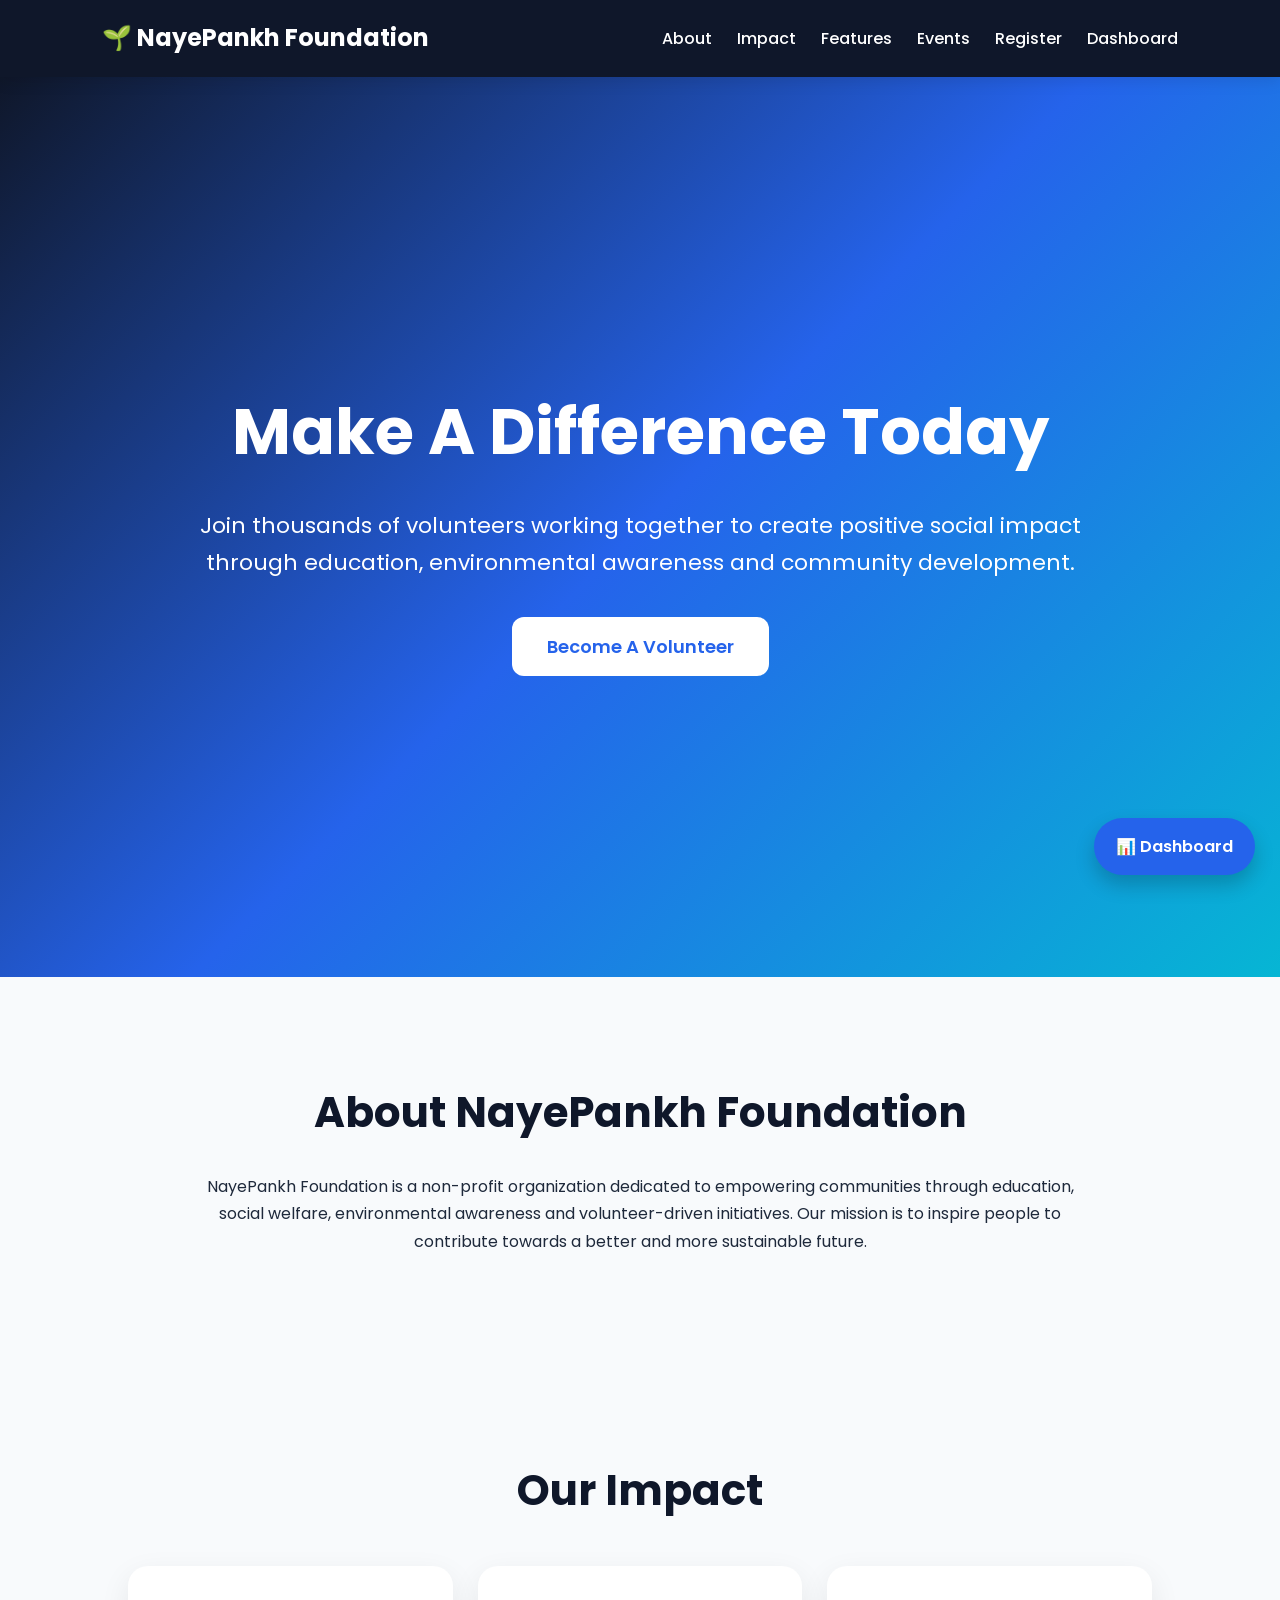
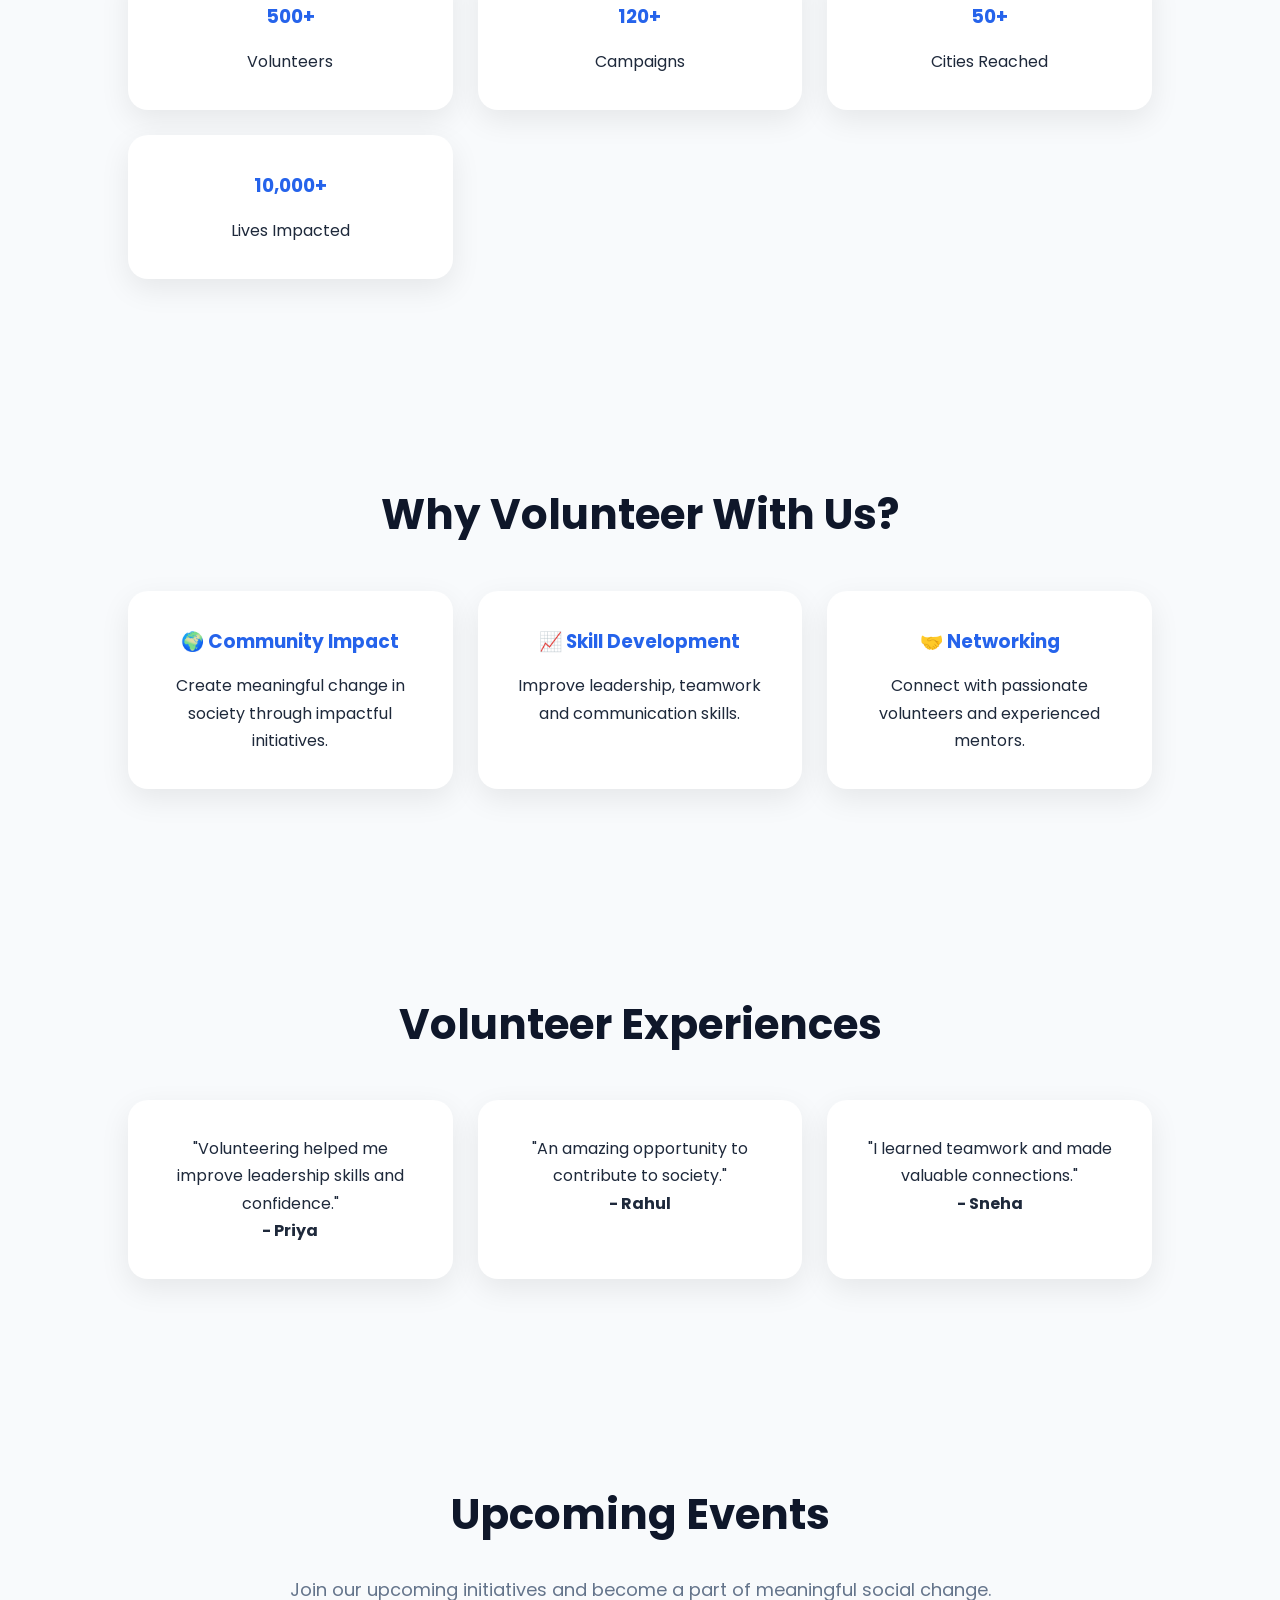
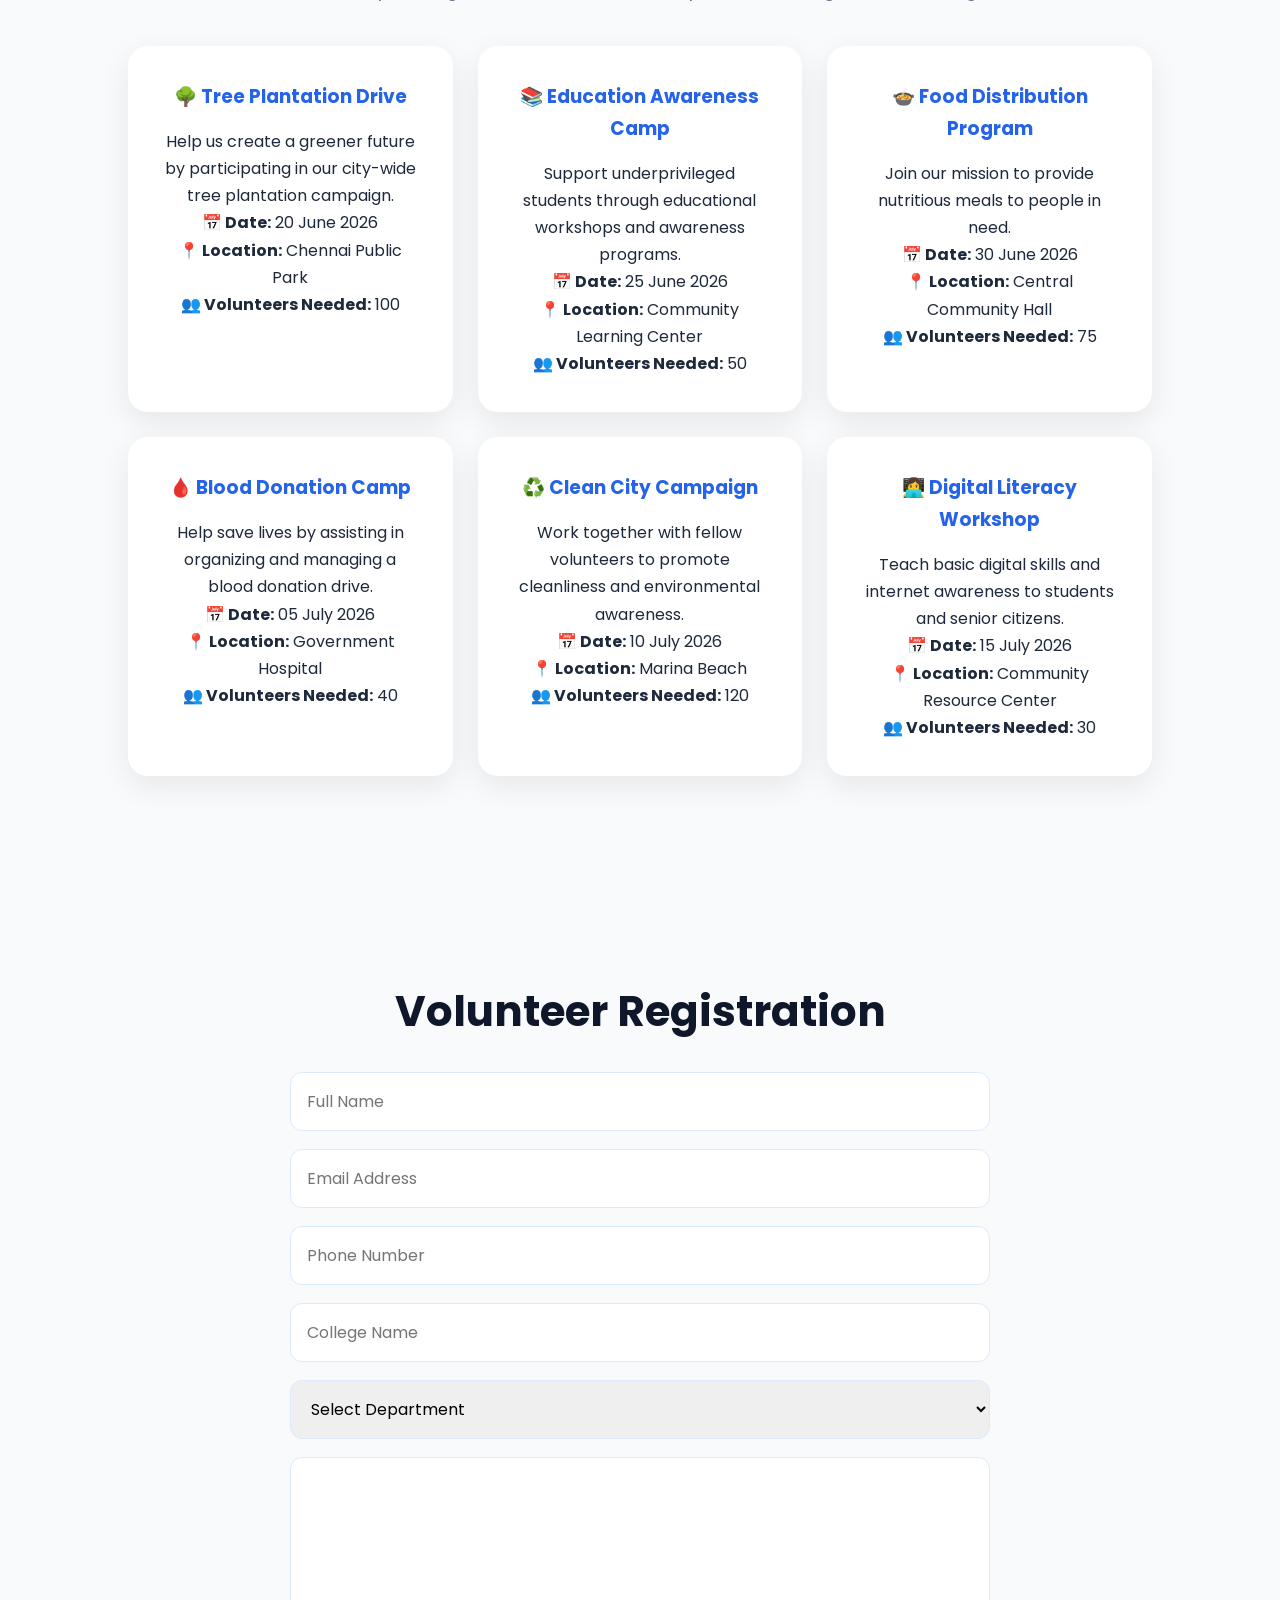
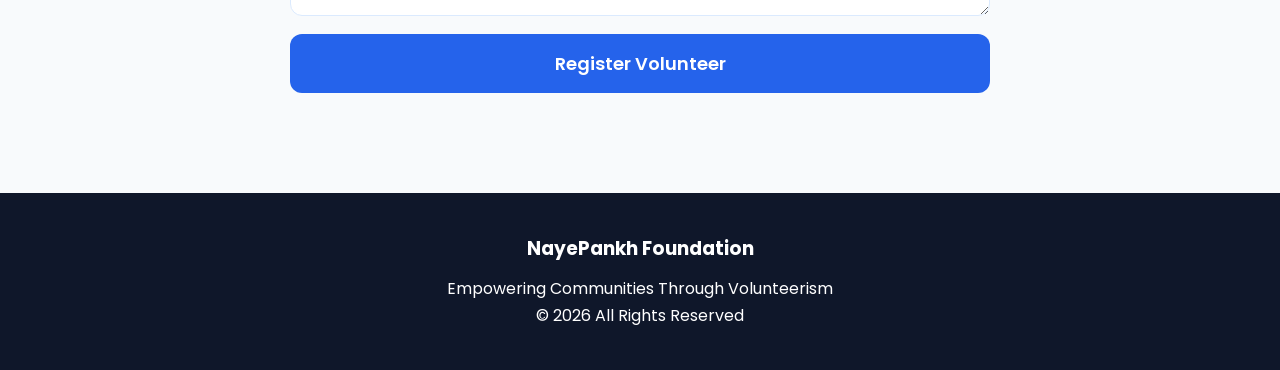
<file: index.html>
<!DOCTYPE html>
<html lang="en">

<head>
    <meta charset="UTF-8">
    <meta name="viewport" content="width=device-width, initial-scale=1.0">
    <title>NayePankh Foundation | Volunteer Management System</title>

    <link rel="stylesheet" href="style.css">

    <link href="https://fonts.googleapis.com/css2?family=Poppins:wght@300;400;500;600;700&display=swap" rel="stylesheet">
</head>

<body>

    <!-- NAVBAR -->

    <nav class="navbar">

        <div class="logo">
            🌱 NayePankh Foundation
        </div>

        <ul class="nav-links">
            <li><a href="#about">About</a></li>
            <li><a href="#impact">Impact</a></li>
            <li><a href="#features">Features</a></li>
            <li><a href="#events">Events</a></li>
            <li><a href="#register">Register</a></li>
            <li><a href="dashboard.html">Dashboard</a></li>
        </ul>

    </nav>

    <!-- HERO SECTION -->

    <section class="hero">

        <div class="hero-content">

            <h1>Make A Difference Today</h1>

            <p>
                Join thousands of volunteers working together
                to create positive social impact through education,
                environmental awareness and community development.
            </p>

            <a href="#register">
                <button class="hero-btn">
                    Become A Volunteer
                </button>
            </a>

        </div>

    </section>

    <!-- ABOUT -->

    <section id="about" class="section">

        <h2>About NayePankh Foundation</h2>

        <p>
            NayePankh Foundation is a non-profit organization
            dedicated to empowering communities through
            education, social welfare, environmental awareness
            and volunteer-driven initiatives.

            Our mission is to inspire people to contribute
            towards a better and more sustainable future.
        </p>

    </section>

    <!-- IMPACT -->

    <section id="impact" class="section">

        <h2>Our Impact</h2>

        <div class="cards">

            <div class="card">
                <h3>500+</h3>
                <p>Volunteers</p>
            </div>

            <div class="card">
                <h3>120+</h3>
                <p>Campaigns</p>
            </div>

            <div class="card">
                <h3>50+</h3>
                <p>Cities Reached</p>
            </div>

            <div class="card">
                <h3>10,000+</h3>
                <p>Lives Impacted</p>
            </div>

        </div>

    </section>

    <!-- FEATURES -->

    <section id="features" class="section">

        <h2>Why Volunteer With Us?</h2>

        <div class="cards">

            <div class="card">
                <h3>🌍 Community Impact</h3>
                <p>
                    Create meaningful change in society
                    through impactful initiatives.
                </p>
            </div>

            <div class="card">
                <h3>📈 Skill Development</h3>
                <p>
                    Improve leadership, teamwork
                    and communication skills.
                </p>
            </div>

            <div class="card">
                <h3>🤝 Networking</h3>
                <p>
                    Connect with passionate volunteers
                    and experienced mentors.
                </p>
            </div>

        </div>

    </section>

    <!-- TESTIMONIALS -->

    <section class="section">

        <h2>Volunteer Experiences</h2>

        <div class="cards">

            <div class="card">
                <p>
                    "Volunteering helped me improve
                    leadership skills and confidence."
                </p>
                <h4>- Priya</h4>
            </div>

            <div class="card">
                <p>
                    "An amazing opportunity to
                    contribute to society."
                </p>
                <h4>- Rahul</h4>
            </div>

            <div class="card">
                <p>
                    "I learned teamwork and made
                    valuable connections."
                </p>
                <h4>- Sneha</h4>
            </div>

        </div>

    </section>

    <!-- EVENTS -->

<!-- UPCOMING EVENTS -->

<section id="events" class="section">

    <h2>Upcoming Events</h2>

    <p class="section-subtitle">
        Join our upcoming initiatives and become a part of meaningful social change.
    </p>

    <div class="cards">

        <div class="card">

            <h3>🌳 Tree Plantation Drive</h3>

            <p>
                Help us create a greener future by participating in our city-wide tree plantation campaign.
            </p>

            <p><strong>📅 Date:</strong> 20 June 2026</p>

            <p><strong>📍 Location:</strong> Chennai Public Park</p>

            <p><strong>👥 Volunteers Needed:</strong> 100</p>

        </div>

        <div class="card">

            <h3>📚 Education Awareness Camp</h3>

            <p>
                Support underprivileged students through educational workshops and awareness programs.
            </p>

            <p><strong>📅 Date:</strong> 25 June 2026</p>

            <p><strong>📍 Location:</strong> Community Learning Center</p>

            <p><strong>👥 Volunteers Needed:</strong> 50</p>

        </div>

        <div class="card">

            <h3>🍲 Food Distribution Program</h3>

            <p>
                Join our mission to provide nutritious meals to people in need.
            </p>

            <p><strong>📅 Date:</strong> 30 June 2026</p>

            <p><strong>📍 Location:</strong> Central Community Hall</p>

            <p><strong>👥 Volunteers Needed:</strong> 75</p>

        </div>

        <div class="card">

            <h3>🩸 Blood Donation Camp</h3>

            <p>
                Help save lives by assisting in organizing and managing a blood donation drive.
            </p>

            <p><strong>📅 Date:</strong> 05 July 2026</p>

            <p><strong>📍 Location:</strong> Government Hospital</p>

            <p><strong>👥 Volunteers Needed:</strong> 40</p>

        </div>

        <div class="card">

            <h3>♻️ Clean City Campaign</h3>

            <p>
                Work together with fellow volunteers to promote cleanliness and environmental awareness.
            </p>

            <p><strong>📅 Date:</strong> 10 July 2026</p>

            <p><strong>📍 Location:</strong> Marina Beach</p>

            <p><strong>👥 Volunteers Needed:</strong> 120</p>

        </div>

        <div class="card">

            <h3>👩‍💻 Digital Literacy Workshop</h3>

            <p>
                Teach basic digital skills and internet awareness to students and senior citizens.
            </p>

            <p><strong>📅 Date:</strong> 15 July 2026</p>

            <p><strong>📍 Location:</strong> Community Resource Center</p>

            <p><strong>👥 Volunteers Needed:</strong> 30</p>

        </div>

    </div>

</section>

    <!-- REGISTRATION -->

    <section id="register" class="section">

        <h2>Volunteer Registration</h2>

        <form id="volunteerForm">

            <input
                type="text"
                id="name"
                placeholder="Full Name"
                required>

            <input
                type="email"
                id="email"
                placeholder="Email Address"
                required>

            <input
                type="tel"
                id="phone"
                placeholder="Phone Number"
                required>

            <input
                type="text"
                id="college"
                placeholder="College Name"
                required>

            <select id="department" required>

                <option value="">Select Department</option>

                <option>Education</option>

                <option>Environment</option>

                <option>Healthcare</option>

                <option>Women Empowerment</option>

                <option>Technology</option>

            </select>

            <textarea
                id="reason"
                rows="5"
                placeholder="Why do you want to volunteer?">
            </textarea>

            <button type="submit">
                Register Volunteer
            </button>

        </form>

    </section>

    <!-- SUCCESS POPUP -->

    <div id="successPopup" class="popup">
        🎉 Volunteer Registered Successfully!
    </div>

    <!-- FLOATING DASHBOARD BUTTON -->

    <a href="dashboard.html" class="floating-btn">
        📊 Dashboard
    </a>

    <!-- FOOTER -->

    <footer>

        <h3>NayePankh Foundation</h3>

        <p>
            Empowering Communities Through Volunteerism
        </p>

        <p>
            © 2026 All Rights Reserved
        </p>

    </footer>

    <script src="script.js"></script>

</body>

</html>
</file>
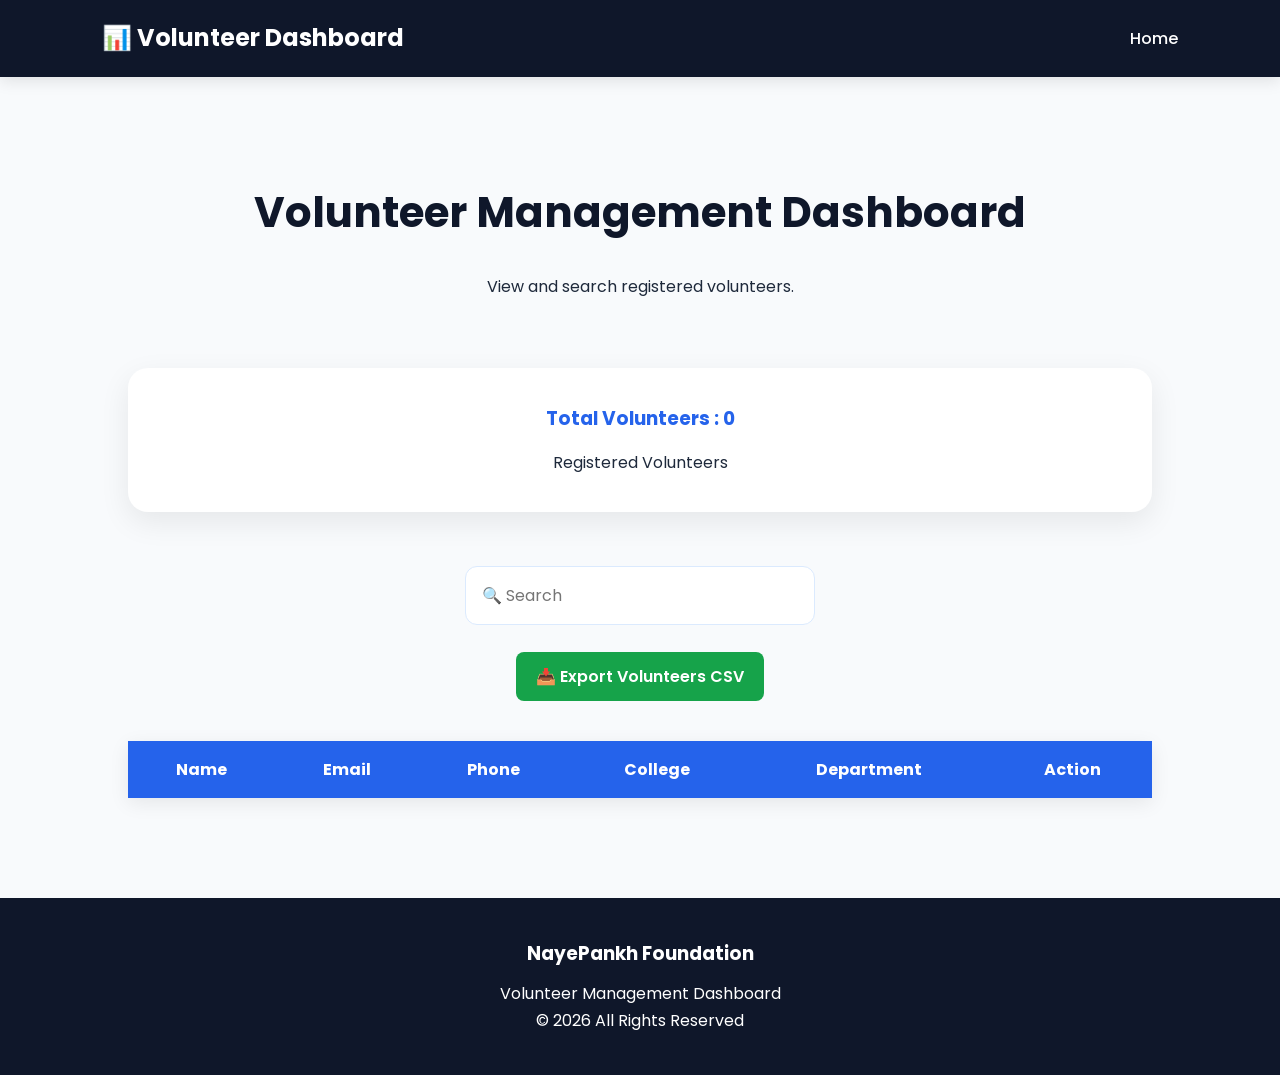
<file: dashboard.html>
<!DOCTYPE html>
<html lang="en">

<head>

    <meta charset="UTF-8">

    <meta name="viewport"
          content="width=device-width, initial-scale=1.0">

    <title>Volunteer Dashboard</title>

    <link rel="stylesheet" href="style.css">

    <link href="https://fonts.googleapis.com/css2?family=Poppins:wght@300;400;500;600;700&display=swap"
          rel="stylesheet">

</head>

<body>

    <!-- NAVBAR -->

    <nav class="navbar">

        <div class="logo">
            📊 Volunteer Dashboard
        </div>

        <ul class="nav-links">

            <li>
                <a href="index.html">
                    Home
                </a>
            </li>

        </ul>

    </nav>

    <!-- DASHBOARD -->

    <section class="section">

        <h2>
            Volunteer Management Dashboard
        </h2>

        <p>
            View and search registered volunteers.
        </p>

        <br>

        <!-- TOTAL COUNT -->

        <div class="cards">

            <div class="card">

                <h3 id="count">
                    Total Volunteers : 0
                </h3>

                <p>
                    Registered Volunteers
                </p>

            </div>

        </div>

        <br><br>

        <!-- SEARCH -->

        <input
            type="text"
            id="search"
            placeholder="🔍 Search"
            onkeyup="searchVolunteer()">

        <br><br>

        <button onclick="exportCSV()" class="export-btn">
        📥 Export Volunteers CSV
        </button>

        <!-- TABLE -->

        <table>

            <thead>

                <tr>

                    <th>Name</th>

                    <th>Email</th>

                    <th>Phone</th>

                    <th>College</th>

                    <th>Department</th>
                    
                    <th>Action</th>

                </tr>

            </thead>

            <tbody id="tableBody">

            </tbody>

        </table>

    </section>

    <!-- FOOTER -->

    <footer>

        <h3>NayePankh Foundation</h3>

        <p>
            Volunteer Management Dashboard
        </p>

        <p>
            © 2026 All Rights Reserved
        </p>

    </footer>

    <script src="script.js"></script>

</body>

</html>
</file>
<file: style.css>
@import url('https://fonts.googleapis.com/css2?family=Poppins:wght@300;400;500;600;700&display=swap');

*{
    margin:0;
    padding:0;
    box-sizing:border-box;
    font-family:'Poppins',sans-serif;
}

html{
    scroll-behavior:smooth;
}

body{
    background:#f8fafc;
    color:#1e293b;
    line-height:1.7;
}

/* NAVBAR */

.navbar{
    position:sticky;
    top:0;
    z-index:1000;
    background:#0f172a;
    display:flex;
    justify-content:space-between;
    align-items:center;
    padding:18px 8%;
    box-shadow:0 4px 15px rgba(0,0,0,.1);
}

.logo{
    color:white;
    font-size:24px;
    font-weight:700;
}

.nav-links{
    display:flex;
    gap:25px;
    list-style:none;
}

.nav-links a{
    text-decoration:none;
    color:white;
    font-weight:500;
    transition:.3s;
}

.nav-links a:hover{
    color:#38bdf8;
}

/* HERO */

.hero{
    min-height:100vh;
    display:flex;
    justify-content:center;
    align-items:center;
    text-align:center;
    padding:20px;
    background:linear-gradient(
        135deg,
        #0f172a,
        #2563eb,
        #06b6d4
    );
    color:white;
}

.hero-content{
    max-width:900px;
}

.hero h1{
    font-size:64px;
    margin-bottom:20px;
    font-weight:700;
}

.hero p{
    font-size:22px;
    margin-bottom:35px;
}

.hero-btn{
    background:white;
    color:#2563eb;
    border:none;
    padding:16px 35px;
    border-radius:12px;
    font-size:18px;
    font-weight:600;
    cursor:pointer;
    transition:.3s;
}

.hero-btn:hover{
    transform:translateY(-4px);
    box-shadow:0 10px 25px rgba(0,0,0,.2);
}

/* SECTIONS */

.section{
    padding:100px 10%;
    text-align:center;
}

.section h2{
    font-size:42px;
    margin-bottom:25px;
    color:#0f172a;
}

.section p{
    max-width:900px;
    margin:auto;
}

/* CARDS */

.cards{
    display:grid;
    grid-template-columns:repeat(auto-fit,minmax(250px,1fr));
    gap:25px;
    margin-top:40px;
}

.card{
    background:white;
    padding:35px;
    border-radius:20px;
    box-shadow:0 10px 30px rgba(0,0,0,.08);
    transition:.3s;
}

.card:hover{
    transform:translateY(-10px);
}

.card h3{
    color:#2563eb;
    margin-bottom:15px;
}

/* FORM */

form{
    max-width:700px;
    margin:auto;
    display:flex;
    flex-direction:column;
    gap:18px;
}

input,
select,
textarea{
    padding:16px;
    border:1px solid #dbeafe;
    border-radius:12px;
    font-size:16px;
    outline:none;
}

input:focus,
select:focus,
textarea:focus{
    border-color:#2563eb;
    box-shadow:0 0 10px rgba(37,99,235,.2);
}

form button{
    background:#2563eb;
    color:white;
    border:none;
    padding:16px;
    border-radius:12px;
    font-size:18px;
    font-weight:600;
    cursor:pointer;
    transition:.3s;
}

form button:hover{
    background:#1d4ed8;
}

/* POPUP */

.popup{
    position:fixed;
    top:20px;
    right:20px;
    background:#16a34a;
    color:white;
    padding:15px 25px;
    border-radius:10px;
    display:none;
    z-index:9999;
    font-weight:600;
}

/* FLOATING BUTTON */

.floating-btn{
    position:fixed;
    bottom:25px;
    right:25px;
    background:#2563eb;
    color:white;
    text-decoration:none;
    padding:15px 22px;
    border-radius:50px;
    font-weight:600;
    box-shadow:0 10px 20px rgba(0,0,0,.2);
    transition:.3s;
}

.floating-btn:hover{
    transform:translateY(-4px);
}

/* FOOTER */

footer{
    background:#0f172a;
    color:white;
    text-align:center;
    padding:40px;
}

footer h3{
    margin-bottom:10px;
}

/* TABLE */

table{
    width:100%;
    border-collapse:collapse;
    background:white;
    box-shadow:0 5px 20px rgba(0,0,0,.08);
    margin-top:20px;
}

th{
    background:#2563eb;
    color:white;
    padding:15px;
}

td{
    padding:15px;
    border-bottom:1px solid #eee;
    text-align:center;
}

tr:hover{
    background:#f8fafc;
}

/* MOBILE */

@media(max-width:768px){

    .navbar{
        flex-direction:column;
        gap:15px;
    }

    .nav-links{
        flex-wrap:wrap;
        justify-content:center;
    }

    .hero h1{
        font-size:40px;
    }

    .hero p{
        font-size:18px;
    }

    .section{
        padding:80px 5%;
    }
}
.delete-btn{
    background:#ef4444;
    color:white;
    border:none;
    padding:8px 15px;
    border-radius:8px;
    cursor:pointer;
    font-weight:600;
}

.delete-btn:hover{
    background:#dc2626;
}

.section-subtitle{
    text-align:center;
    max-width:700px;
    margin:0 auto 40px;
    color:#64748b;
    font-size:18px;
}

.export-btn{

    background:#16a34a;

    color:white;

    border:none;

    padding:12px 20px;

    border-radius:8px;

    cursor:pointer;

    font-size:16px;

    font-weight:600;

    margin-bottom:20px;

}

.export-btn:hover{

    background:#15803d;

}
</file>
